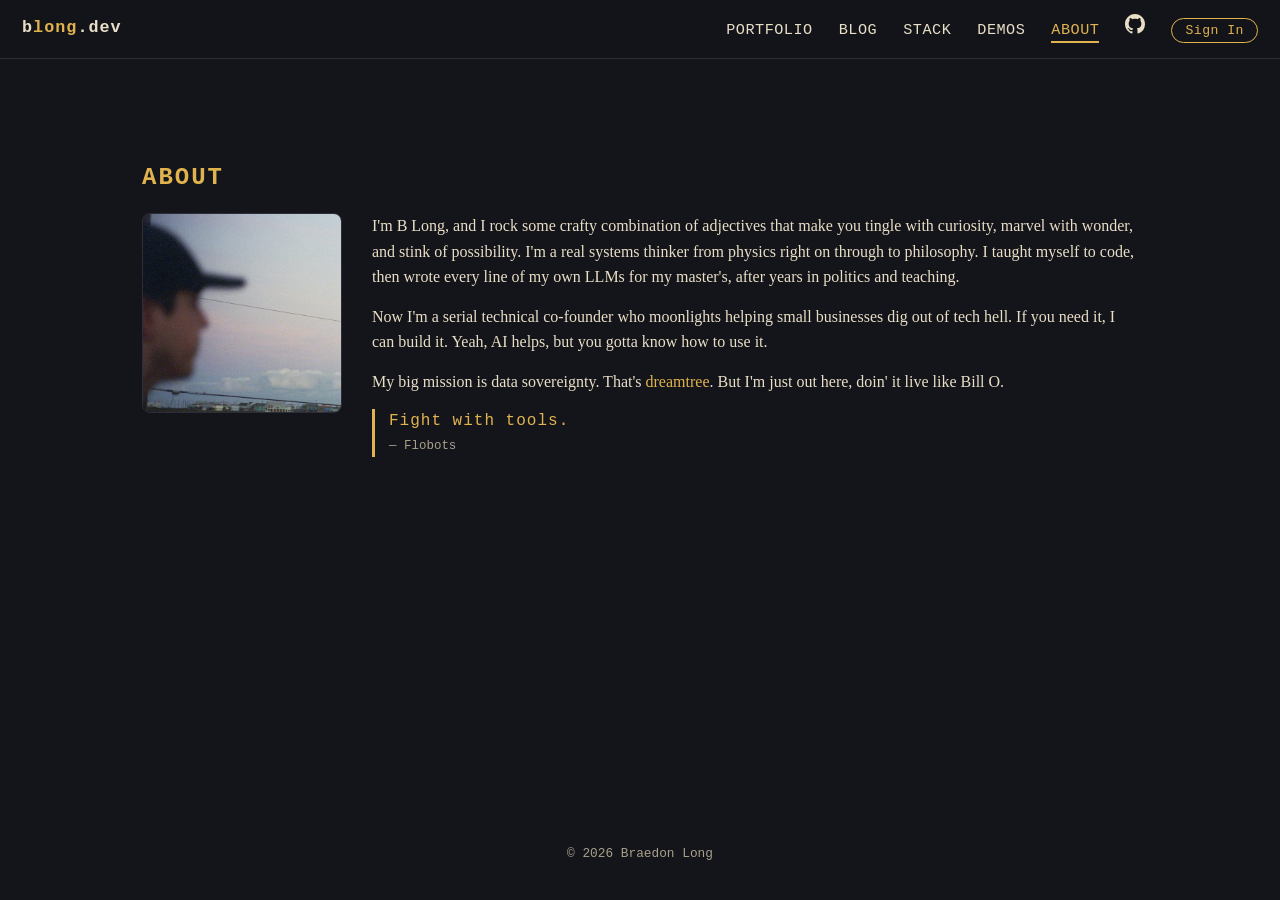
<file: about/index.html>
<!doctype html>
<html lang="en">
<head>
  <meta charset="utf-8">
  <title>About — Braedon Long</title>
  <meta name="viewport" content="width=device-width, initial-scale=1">
  <meta name="description" content="B Long — systems thinker, self-taught engineer, serial technical co-founder. Mission: data sovereignty.">
  <link rel="icon" type="image/svg+xml" href="/favicon.svg">
  <link rel="icon" type="image/png" href="/favicon.png">
  <link rel="apple-touch-icon" href="/apple-touch-icon.png">
  <meta name="theme-color" content="#0a0a0a">
  <link rel="stylesheet" href="/site.css">
  <script src="/site.js" defer></script>
</head>
<body>
  <main>
    <section>
      <div class="page-head"><h2>About</h2></div>
      <div class="about-grid">
        <img src="/assets/portfolio/braedon.jpg" alt="Braedon Long">
        <div>
          <p>I'm B Long, and I rock some crafty combination of adjectives that make you tingle with curiosity, marvel with wonder, and stink of possibility. I'm a real systems thinker from physics right on through to philosophy. I taught myself to code, then wrote every line of my own LLMs for my master's, after years in politics and teaching.</p>
          <p>Now I'm a serial technical co-founder who moonlights helping small businesses dig out of tech hell. If you need it, I can build it. Yeah, AI helps, but you gotta know how to use it.</p>
          <p>My big mission is data sovereignty. That's <a href="https://dreamtree.org" target="_blank" rel="noopener">dreamtree</a>. But I'm just out here, doin' it live like Bill O.</p>
          <p class="creed">Fight with tools.<span>— Flobots</span></p>
        </div>
      </div>
    </section>
  </main>
</body>
</html>
</file>
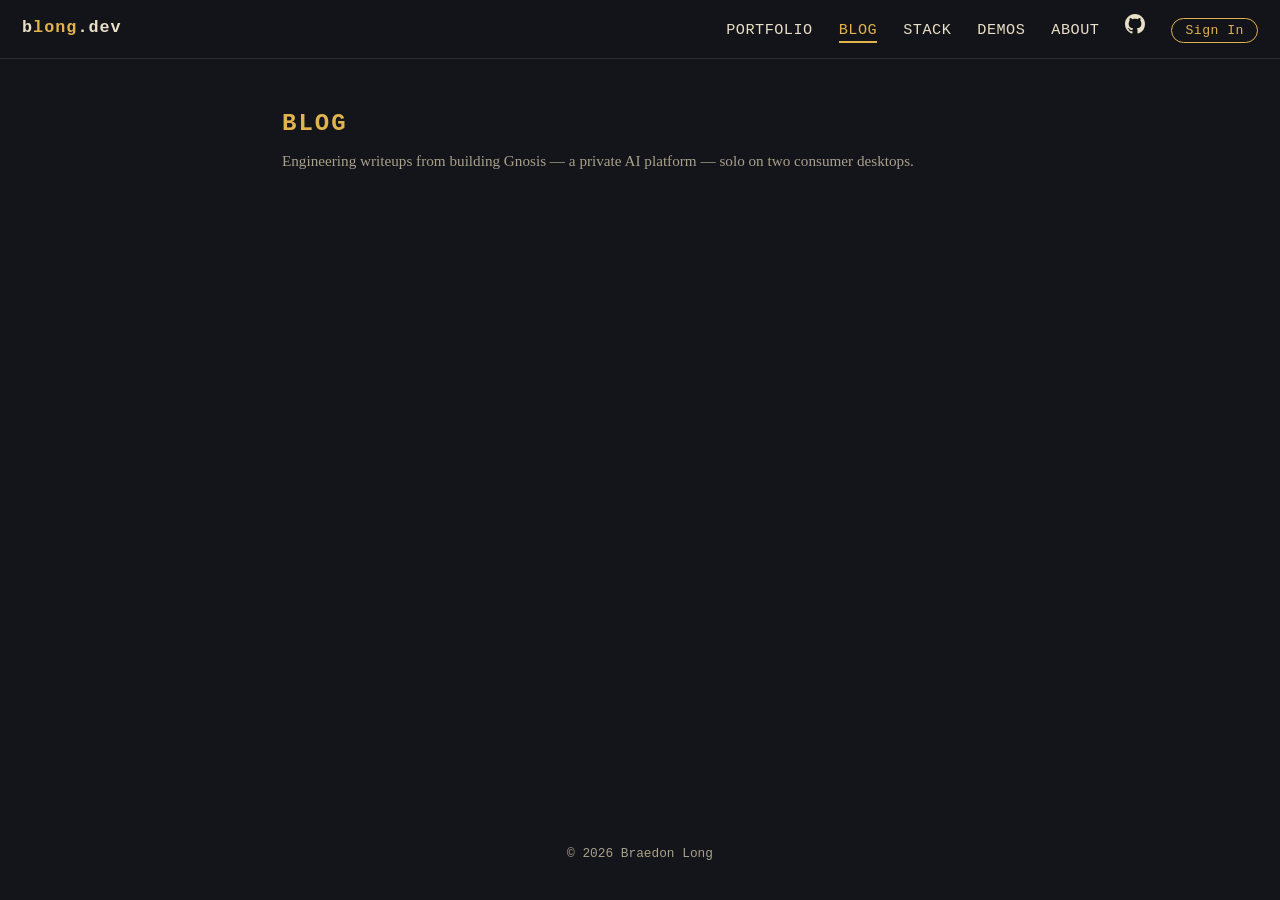
<file: blog/index.html>
<!doctype html>
<html lang="en">
<head>
  <meta charset="utf-8">
  <title>Blog — Braedon Long</title>
  <meta name="viewport" content="width=device-width, initial-scale=1, viewport-fit=cover">
  <meta name="description" content="Engineering writeups from building Gnosis — a private AI platform — solo on two consumer desktops.">
  <link rel="icon" type="image/svg+xml" href="/favicon.svg">
  <link rel="icon" type="image/png" href="/favicon.png">
  <link rel="apple-touch-icon" href="/apple-touch-icon.png">
  <meta name="theme-color" content="#14141b">
  <link rel="stylesheet" href="/site.css">
  <link rel="stylesheet" href="/blog/blog.css">
  <script src="/site.js" defer></script>
</head>
<body>
  <main class="bloglist">
    <h1>blog</h1>
    <p class="lede">Engineering writeups from building Gnosis — a private AI platform — solo on two consumer desktops.</p>

    <ul>

    </ul>
  </main>
</body>
</html>
</file>
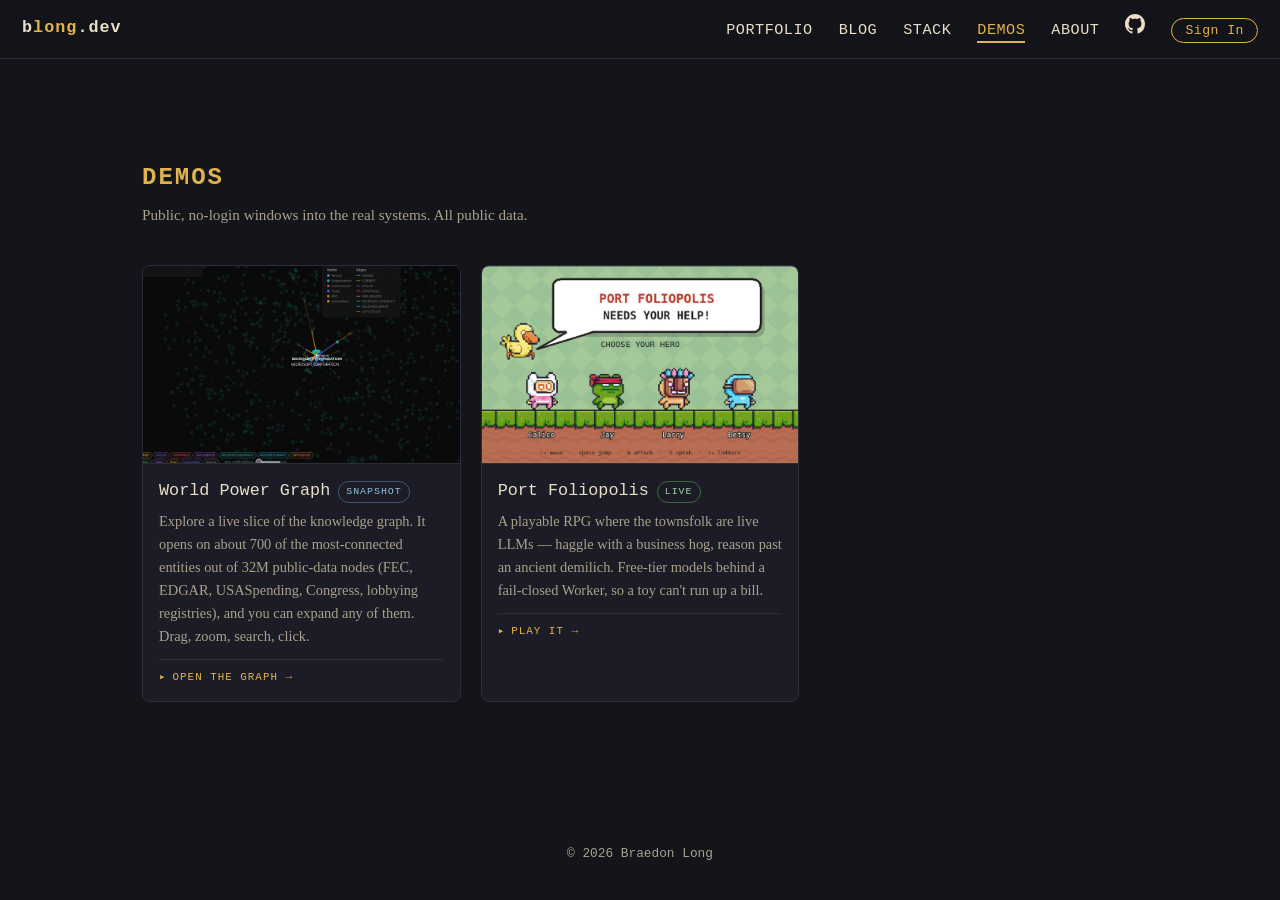
<file: demos/index.html>
<!doctype html>
<html lang="en">
<head>
  <meta charset="utf-8">
  <title>Demos — blong.dev</title>
  <meta name="viewport" content="width=device-width, initial-scale=1">
  <meta name="description" content="Public, no-login windows into the real systems behind the stack.">
  <link rel="icon" type="image/svg+xml" href="/favicon.svg">
  <link rel="icon" type="image/png" href="/favicon.png">
  <link rel="apple-touch-icon" href="/apple-touch-icon.png">
  <meta name="theme-color" content="#0a0a0a">
  <link rel="stylesheet" href="/site.css">
  <script src="/site.js" defer></script>
</head>
<body>
  <main>
    <section>
      <div class="page-head">
        <h2>Demos</h2>
        <p class="section-sub">Public, no-login windows into the real systems. All public data.</p>
      </div>
      <div class="tiles">
        <a class="tile" href="/demos/powergraph" style="text-decoration:none">
          <div class="shot" style="background-image:url('/assets/portfolio/powergraph.jpg')"></div>
          <div class="body"><div class="name">World Power Graph <span class="badge deployed">snapshot</span></div>
            <div class="one">Explore a live slice of the knowledge graph. It opens on about 700 of the most-connected entities out of 32M public-data nodes (FEC, EDGAR, USASpending, Congress, lobbying registries), and you can expand any of them. Drag, zoom, search, click.</div>
            <div class="card-cue">open the graph →</div></div>
        </a>
        <a class="tile" href="/demos/port-foliopolis" style="text-decoration:none">
          <div class="shot" style="background-image:url('/assets/portfolio/portfoliopolis.jpg')"></div>
          <div class="body"><div class="name">Port Foliopolis <span class="badge live">live</span></div>
            <div class="one">A playable RPG where the townsfolk are live LLMs — haggle with a business hog, reason past an ancient demilich. Free-tier models behind a fail-closed Worker, so a toy can't run up a bill.</div>
            <div class="card-cue">play it →</div></div>
        </a>
      </div>
    </section>
  </main>
</body>
</html>
</file>
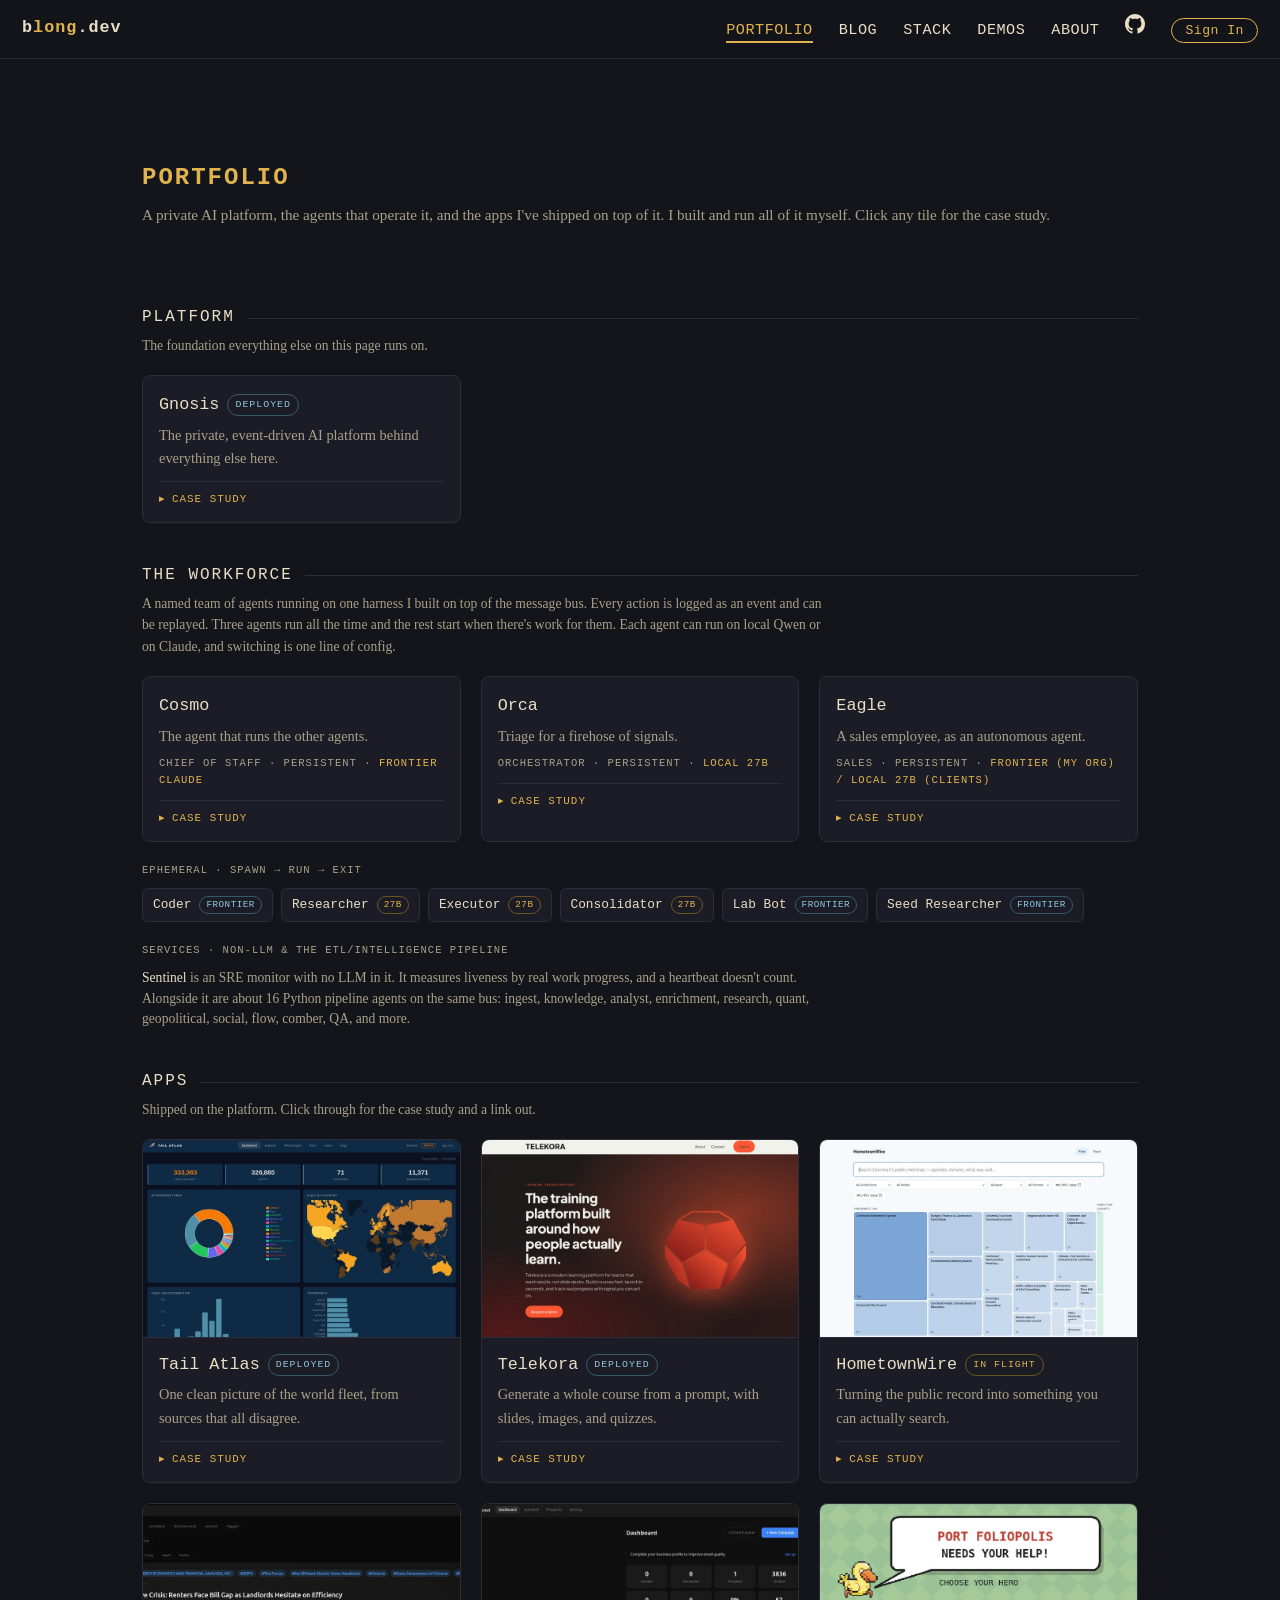
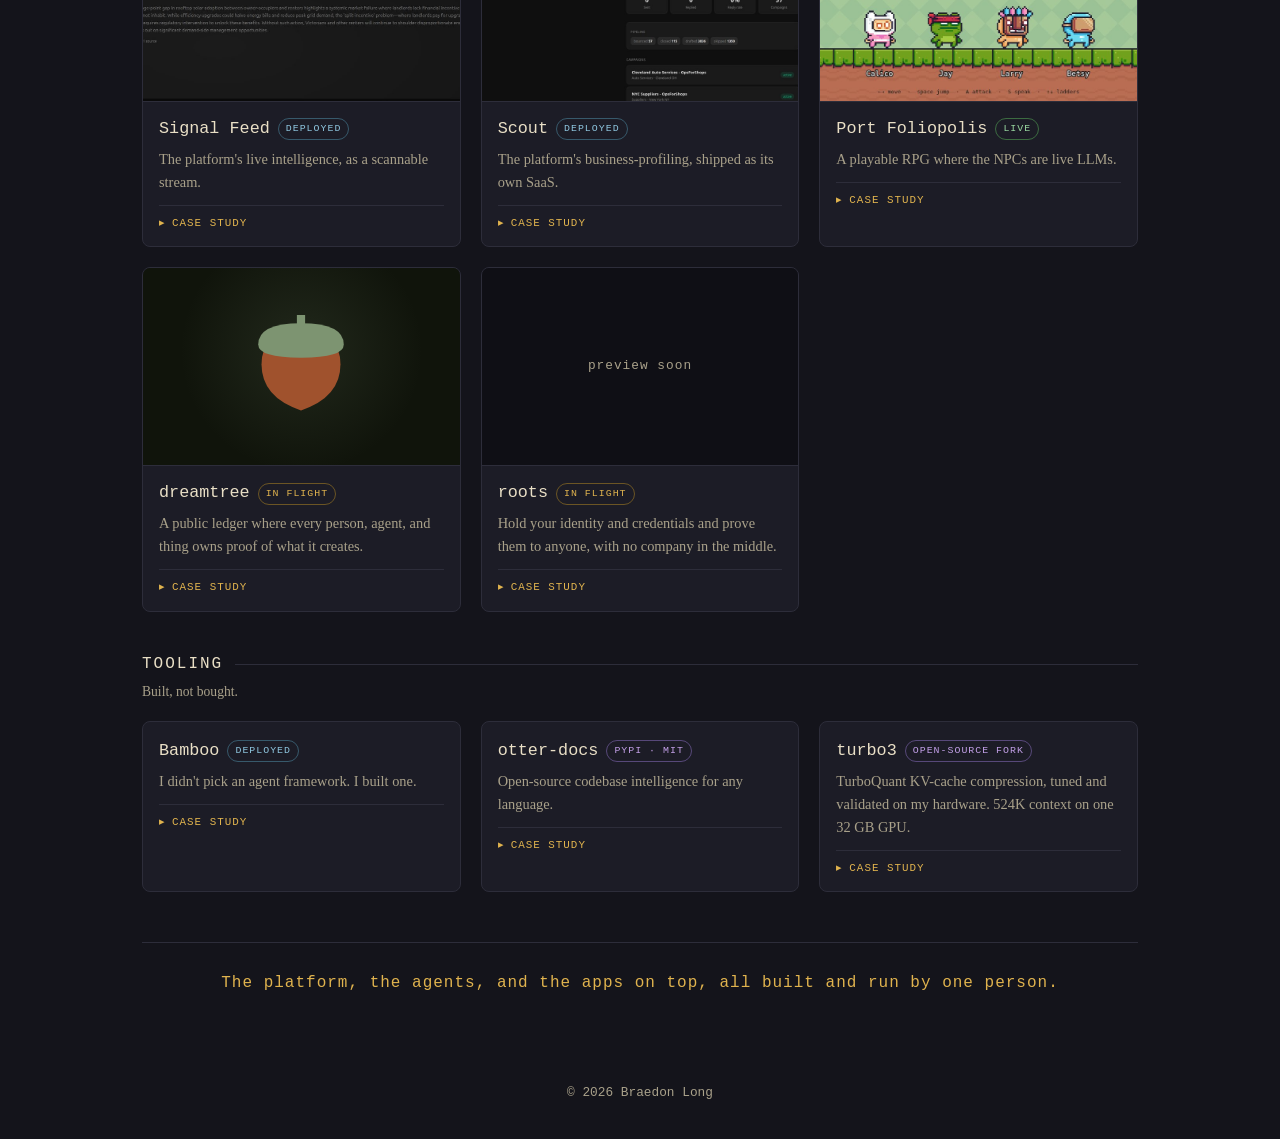
<file: portfolio/index.html>
<!doctype html>
<html lang="en">
<head>
  <meta charset="utf-8">
  <title>Portfolio — Braedon Long</title>
  <meta name="viewport" content="width=device-width, initial-scale=1">
  <meta name="description" content="A private AI platform, the autonomous workforce that runs it, and the apps shipped on top — built and operated solo.">
  <link rel="icon" type="image/svg+xml" href="/favicon.svg">
  <link rel="icon" type="image/png" href="/favicon.png">
  <link rel="apple-touch-icon" href="/apple-touch-icon.png">
  <meta name="theme-color" content="#0a0a0a">
  <link rel="stylesheet" href="/site.css">
  <script src="/site.js" defer></script>
</head>
<body>
  <main>
    <section>
      <div class="page-head">
        <h2>Portfolio</h2>
        <p class="section-sub">A private AI platform, the agents that operate it, and the apps I've shipped on top of it. I built and run all of it myself. Click any tile for the case study.</p>
      </div>

      <!-- ===== Band 1 — Platform ===== -->
      <div class="band">
        <div class="band-head">Platform</div>
        <p class="band-sub">The foundation everything else on this page runs on.</p>
        <div class="tiles">
          <div class="tile concept">
            <div class="body">
              <div class="name">Gnosis <span class="badge deployed">deployed</span></div>
              <div class="one">The private, event-driven AI platform behind everything else here.</div>
              <div class="card-cue">case study</div>
              <div class="case-body" hidden>
                <p><b>What it does</b> Public and private data comes in through an ingestion layer and lands in a knowledge graph and a time-series warehouse. A layer of autonomous agents works over that data and sends results to a live dashboard.</p>
                <p><b>The infrastructure flex</b> Go services move work across a message bus. Agents never call each other directly, so <strong>every agent action is an event I can audit</strong>. Behind the bus are Postgres, Neo4j, Elasticsearch, and Redis, and about 4,900 automated tests. It all runs on <strong>two consumer desktops connected by a 10 GbE link</strong>. Most of the intelligence runs on local models, so the high-volume work doesn't cost me per token.</p>
                <p><b>How it's operated</b> I set the direction and the platform does the rest. 25 agents and 67 services keep it running without me in the loop day to day.</p>
              </div>
            </div>
          </div>
        </div>
      </div>

      <!-- ===== Band 2 — The workforce ===== -->
      <div class="band">
        <div class="band-head">The workforce</div>
        <p class="band-sub">A named team of agents running on one harness I built on top of the message bus. Every action is logged as an event and can be replayed. Three agents run all the time and the rest start when there's work for them. Each agent can run on local Qwen or on Claude, and switching is one line of config.</p>
        <div class="tiles">
          <div class="tile concept">
            <div class="body">
              <div class="name">Cosmo</div>
              <div class="one">The agent that runs the other agents.</div>
              <div class="role">Chief of staff · persistent · <b>frontier Claude</b></div>
              <div class="card-cue">case study</div>
              <div class="case-body" hidden>
                <p><b>What it does</b> A persistent chief-of-staff agent. It triages what reaches me, delegates to specialist agents, and keeps a running memory of decisions and procedures so context survives from one day to the next.</p>
                <p><b>How it runs</b> On a frontier Claude model, because this seat needs the best judgment I can get. It has dozens of tools, including the filesystem, the knowledge graph, memory, and task and kanban management. Every action it takes is logged as a bus event.</p>
                <p><b>The design call</b> It's the one agent I actually talk to, and it runs the rest. With a frontier model and durable memory, it's how one person keeps track of 25 agents.</p>
              </div>
            </div>
          </div>
          <div class="tile concept">
            <div class="body">
              <div class="name">Orca</div>
              <div class="one">Triage for a firehose of signals.</div>
              <div class="role">Orchestrator · persistent · <b>local 27B</b></div>
              <div class="card-cue">case study</div>
              <div class="case-body" hidden>
                <p><b>What it does</b> It sits between the raw event bus and Cosmo. In real time it decides what's noise, what needs escalating, and what should become work, and then it dispatches the work.</p>
                <p><b>How it runs</b> A deterministic supervisor that makes its triage call on the local 27B model, which is cheap and always on. Durability sweeps make sure nothing stalls without me knowing.</p>
                <p><b>The design call</b> It's rate-capped and deduplicated, and it has a degraded-mode brake. An orchestrator that can dispatch work can also flood the system, so I built it to <strong>fail safe</strong>.</p>
              </div>
            </div>
          </div>
          <div class="tile concept">
            <div class="body">
              <div class="name">Eagle</div>
              <div class="one">A sales employee, as an autonomous agent.</div>
              <div class="role">Sales · persistent · <b>frontier (my org) / local 27B (clients)</b></div>
              <div class="card-cue">case study</div>
              <div class="case-body" hidden>
                <p><b>What it does</b> It builds business profiles, manages an outreach pipeline, and runs briefings. It's the engine behind the Scout app.</p>
                <p><b>How it runs</b> It's split by tenant. My own org runs on a frontier backend in a dedicated Agent SDK container, and client orgs run on the local 27B. It's the same agent either way, switched by one line of config.</p>
                <p><b>The design call</b> The agent returns typed JSON and code does the writes. Nothing depends on the model calling a tool correctly.</p>
              </div>
            </div>
          </div>
        </div>

        <div class="roster">
          <div class="roster-group">
            <div class="roster-label">Ephemeral · spawn → run → exit</div>
            <ul class="roster-list">
              <li>Coder <span class="fr">frontier</span></li>
              <li>Researcher <span class="lo">27B</span></li>
              <li>Executor <span class="lo">27B</span></li>
              <li>Consolidator <span class="lo">27B</span></li>
              <li>Lab&nbsp;Bot <span class="fr">frontier</span></li>
              <li>Seed&nbsp;Researcher <span class="fr">frontier</span></li>
            </ul>
          </div>
          <div class="roster-group">
            <div class="roster-label">Services · non-LLM &amp; the ETL/intelligence pipeline</div>
            <p class="roster-note"><b>Sentinel</b> is an SRE monitor with no LLM in it. It measures liveness by real work progress, and a heartbeat doesn't count. Alongside it are about 16 Python pipeline agents on the same bus: ingest, knowledge, analyst, enrichment, research, quant, geopolitical, social, flow, comber, QA, and more.</p>
          </div>
        </div>
      </div>

      <!-- ===== Band 3 — Apps ===== -->
      <div class="band">
        <div class="band-head">Apps</div>
        <p class="band-sub">Shipped on the platform. Click through for the case study and a link out.</p>
        <div class="tiles">
          <div class="tile" data-link="https://tailatlas.com">
            <div class="shot" style="background-image:url('/assets/portfolio/tailatlas.jpg')"></div>
            <div class="body">
              <div class="name">Tail Atlas <span class="badge deployed">deployed</span></div>
              <div class="one">One clean picture of the world fleet, from sources that all disagree.</div>
              <div class="card-cue">case study</div>
              <div class="case-body" hidden>
                <p><b>What it does</b> 323,000 aircraft and 218,000 owners, with 324,000 ownership links between them, served from the edge. The data comes from 55 national aviation registries plus live position data.</p>
                <p><b>The infrastructure flex</b> A React and Hono app on Cloudflare Workers, D1, and R2. It's fast and cheap to run, and it has 548 tests. The volume is manageable. The hard part is that the registries contradict each other on tail numbers, airframes, and type certificates, and they have to <strong>agree with no hand-curation</strong>. Most of the work went into that.</p>
                <p><b>The agent angle</b> A Python pipeline normalizes every registry into Postgres before anything reaches the edge. It runs on the same platform bus as the rest of my projects, and the agents do the reconciliation.</p>
              </div>
            </div>
          </div>
          <div class="tile" data-link="https://telekora.com">
            <div class="shot" style="background-image:url('/assets/portfolio/telekora.jpg')"></div>
            <div class="body">
              <div class="name">Telekora <span class="badge deployed">deployed</span></div>
              <div class="one">Generate a whole course from a prompt, with slides, images, and quizzes.</div>
              <div class="card-cue">case study</div>
              <div class="case-body" hidden>
                <p><b>What it does</b> A multi-tenant B2B learning platform. Each tenant brings their own model and builds full courses from a prompt.</p>
                <p><b>The infrastructure flex</b> Each tenant's LLM keys are <strong>envelope-encrypted in Cloudflare Secrets Store</strong>. Course generation uses forced tool-use against a strict schema, so the output is always valid JSON and I never have to parse free text. It's a Hono API on Cloudflare Workers with D1, R2, and KV. Billing is Stripe, login is Google, and there's a Telegram Mini App front end.</p>
                <p><b>The agent angle</b> Course building runs as its own metered step for each tenant, drawn from a credit pool.</p>
              </div>
            </div>
          </div>
          <div class="tile" data-link="https://hometownwire.com">
            <div class="shot" style="background-image:url('/assets/portfolio/hometownwire.jpg')"></div>
            <div class="body">
              <div class="name">HometownWire <span class="badge flight">in&nbsp;flight</span></div>
              <div class="one">Turning the public record into something you can actually search.</div>
              <div class="card-cue">case study</div>
              <div class="case-body" hidden>
                <p><b>What it does</b> Council meetings, votes, and transcripts with the speakers labeled, all searchable and readable.</p>
                <p><b>The infrastructure flex</b> A React and Hono app on Cloudflare Workers, with the civic records in D1.</p>
                <p><b>The agent angle</b> The data comes in through the <strong>same pipeline as everything else I run</strong>, so there's no separate stack to maintain. Finding civic data and giving it structure is the hard part, and the platform already does both.</p>
              </div>
            </div>
          </div>
          <div class="tile">
            <div class="shot" style="background-image:url('/assets/portfolio/feed.jpg')"></div>
            <div class="body">
              <div class="name">Signal Feed <span class="badge deployed">deployed</span></div>
              <div class="one">The platform's live intelligence, as a scannable stream.</div>
              <div class="card-cue">case study</div>
              <div class="case-body" hidden>
                <p><b>What it does</b> Public and private signals, analyzed and turned into a searchable stream of cards. Entities, power flows, and events show up as they're found.</p>
                <p><b>The infrastructure flex</b> Cards are scored, deduplicated, and assembled straight from the knowledge graph and the warehouse. It's the end of the pipeline that a person actually looks at.</p>
                <p><b>The agent angle</b> It's what the two dozen agents produce all day, in a form I can read at a glance.</p>
              </div>
            </div>
          </div>
          <div class="tile">
            <div class="shot" style="background-image:url('/assets/portfolio/scout.jpg')"></div>
            <div class="body">
              <div class="name">Scout <span class="badge deployed">deployed</span></div>
              <div class="one">The platform's business-profiling, shipped as its own SaaS.</div>
              <div class="card-cue">case study</div>
              <div class="case-body" hidden>
                <p><b>What it does</b> A B2B sales-intelligence app for campaigns, leads, and outreach, running on its own domain.</p>
                <p><b>The infrastructure flex</b> Hono + React on Cloudflare Workers and D1.</p>
                <p><b>The agent angle</b> <strong>Eagle</strong> is the engine underneath. I turned an internal agent capability into a product without rebuilding it.</p>
              </div>
            </div>
          </div>
          <div class="tile" data-link="/">
            <div class="shot" style="background-image:url('/assets/portfolio/portfoliopolis.jpg')"></div>
            <div class="body">
              <div class="name">Port Foliopolis <span class="badge live">live</span></div>
              <div class="one">A playable RPG where the NPCs are live LLMs.</div>
              <div class="card-cue">case study</div>
              <div class="case-body" hidden>
                <p><b>What it does</b> Haggle with a business hog or reason your way past an ancient demilich. The dialogue is generated live.</p>
                <p><b>The infrastructure flex</b> Phaser on Cloudflare Pages. The NPC brains run on free-tier models behind a Worker that <strong>holds the keys server-side, caps usage per visitor, and fails closed</strong>, so a toy can never run up a bill.</p>
                <p><b>The angle</b> I built it in about six hours.</p>
              </div>
            </div>
          </div>
          <div class="tile" data-link="https://dreamtree.org">
            <div class="shot" style="background:url('/assets/portfolio/dreamtree-acorn.svg') no-repeat center/auto 52%, radial-gradient(circle at 50% 42%, rgba(125,148,113,.16), transparent 62%), #10140b"></div>
            <div class="body">
              <div class="name">dreamtree <span class="badge flight">in&nbsp;flight</span></div>
              <div class="one">A public ledger where every person, agent, and thing owns proof of what it creates.</div>
              <div class="card-cue">case study</div>
              <div class="case-body" hidden>
                <p><b>What it does</b> A public ledger where anybody, or anything, can hold a permanent record of what it made and prove it. Your data is already yours. dreamtree is how you prove it, and there's no company in the middle who can take that away.</p>
                <p><b>The infrastructure flex</b> It's an L1 built on Cosmos SDK and CometBFT. I wrote a consensus I call <strong>attestation-as-work</strong>, where the network settles a record by attesting to it. Attestations are weighted by reputation, and the decay is asymmetric, so bad actors lose influence over time and good ones gain it. Records carry W3C signatures (eddsa-jcs-2022) and did:webvh identity, so you can <strong>verify them anywhere</strong>.</p>
                <p><b>The build</b> I designed and built the whole stack myself. That's the chain modules (seeds, photons, attestation, reputation, licensing), the off-chain anchoring service, and roots, which is the wallet people actually use. It runs on my own hardware.</p>
              </div>
            </div>
          </div>
          <div class="tile" data-link="https://id.dreamtree.org">
            <div class="shot ph">preview soon</div>
            <div class="body">
              <div class="name">roots <span class="badge flight">in&nbsp;flight</span></div>
              <div class="one">Hold your identity and credentials and prove them to anyone, with no company in the middle.</div>
              <div class="card-cue">case study</div>
              <div class="case-body" hidden>
                <p><b>What it does</b> The wallet side of dreamtree. A person or an organization holds their identity here, along with the verifiable credentials other people issue to them, and can prove any of it to anyone <strong>without the issuer being involved</strong>.</p>
                <p><b>The infrastructure flex</b> A Cloudflare Workers and D1 service that issues W3C Verifiable Credentials with real Data Integrity proofs (eddsa-jcs-2022), serves did:web and did:webvh documents, and puts every read behind consent with a full audit trail. Every record anchors to the dreamtree chain, so tampering shows.</p>
                <p><b>The agent angle</b> An MCP endpoint lets agents verify credentials too. It also implements the CAWG identity-claims-aggregation profile, which covers the credentials that ride inside C2PA content provenance.</p>
              </div>
            </div>
          </div>
        </div>
      </div>

      <!-- ===== Band 4 — Tooling / open source ===== -->
      <div class="band">
        <div class="band-head">Tooling</div>
        <p class="band-sub">Built, not bought.</p>
        <div class="tiles">
          <div class="tile concept">
            <div class="body">
              <div class="name">Bamboo <span class="badge deployed">deployed</span></div>
              <div class="one">I didn't pick an agent framework. I built one.</div>
              <div class="card-cue">case study</div>
              <div class="case-body" hidden>
                <p><b>What it does</b> The runtime under every agent above. It's the harness that gives them tools, memory, dispatch, and isolation.</p>
                <p><b>The infrastructure flex</b> <strong>Every agent action goes through the message bus</strong>, and no agent calls another directly, so the whole system is logged and can be replayed. One line of config moves an agent between local inference and a frontier model. In most cases a new agent is a manifest and a prompt.</p>
                <p><b>Why it matters</b> Persistent, ephemeral, and multi-tenant agents all run on the same runtime. That's how one person can operate 25 agents.</p>
              </div>
            </div>
          </div>
          <div class="tile concept" data-link="https://pypi.org/project/otter-docs/">
            <div class="body">
              <div class="name">otter-docs <span class="badge shipped">PyPI · MIT</span></div>
              <div class="one">Open-source codebase intelligence for any language.</div>
              <div class="card-cue">case study</div>
              <div class="case-body" hidden>
                <p><b>What it does</b> A code-intelligence library that works across languages. It uses tree-sitter ASTs and cross-file symbol resolution, and it generates findings and diffs with an LLM. It writes docs and does senior-dev-style review on any codebase.</p>
                <p><b>The infrastructure flex</b> MIT-licensed, published on PyPI, 391 tests.</p>
                <p><b>The proof</b> <strong>F1 0.854 on a Type-4 semantic-clone benchmark</strong>. That's the hard case, where two functions do the same thing and share no text.</p>
              </div>
            </div>
          </div>
          <div class="tile concept" data-link="https://github.com/Madreag/turbo3-cuda">
            <div class="body">
              <div class="name">turbo3 <span class="badge shipped">open-source fork</span></div>
              <div class="one">TurboQuant KV-cache compression, tuned and validated on my hardware. 524K context on one 32&nbsp;GB GPU.</div>
              <div class="card-cue">case study</div>
              <div class="case-body" hidden>
                <p><b>What it does</b> TurboQuant (ICLR 2026) compresses the llama.cpp KV cache down to <strong>3.5 bits</strong>, so one GPU holds far more context. I run the open-source CUDA implementation.</p>
                <p><b>The infrastructure flex</b> I configured and validated it on Qwen3.5-27B to fit <strong>524K tokens (3 slots × 174K) at ~55 tok/s on a single RTX 5090</strong>. That's a KV cache about 4.6× smaller than FP16. It works because the model is hybrid, and only 16 of 64 layers carry a KV cache worth compressing.</p>
                <p><b>What's mine and what isn't</b> The TurboQuant algorithm is <strong>published research (ICLR 2026, arXiv:2504.19874)</strong>. The CUDA port is the open-source turbo3-cuda fork of llama.cpp. Neither is mine. I configured it, tuned the VRAM, and validated it on Qwen3.5-27B. That gives my agents enough context to digest filings and papers in one pass.</p>
              </div>
            </div>
          </div>
        </div>
      </div>

      <p class="port-closer">The platform, the agents, and the apps on top, all built and run by one person.</p>
    </section>
  </main>

  <!-- case-study overlay -->
  <div class="case-modal" id="case-modal" role="dialog" aria-modal="true" aria-label="case study">
    <div class="case-panel">
      <button class="case-x" type="button" aria-label="close">×</button>
      <h3 class="case-title"></h3>
      <p class="case-sub"></p>
      <div class="case-content"></div>
      <a class="case-visit" rel="noopener" style="display:none"></a>
    </div>
  </div>

  <script>
  (function () {
    var modal = document.getElementById('case-modal');
    if (!modal) return;
    var tEl = modal.querySelector('.case-title'),
        sEl = modal.querySelector('.case-sub'),
        cEl = modal.querySelector('.case-content'),
        vEl = modal.querySelector('.case-visit');
    function host(u) { return u.replace(/^https?:\/\//, '').replace(/\/$/, ''); }
    function open(name, hook, html, link) {
      tEl.textContent = name; sEl.textContent = hook; cEl.innerHTML = html;
      if (link) {
        vEl.href = link;
        vEl.textContent = (link === '/' ? '▶ Play the game' : 'Visit ' + host(link)) + ' →';
        vEl.target = link.charAt(0) === '/' ? '_self' : '_blank';
        vEl.style.display = 'inline-block';
      } else { vEl.style.display = 'none'; }
      modal.classList.add('open'); document.body.style.overflow = 'hidden';
    }
    function close() { modal.classList.remove('open'); document.body.style.overflow = ''; }
    document.querySelectorAll('.tile').forEach(function (tile) {
      tile.addEventListener('click', function () {
        var caseEl = tile.querySelector('.case-body');
        var link = tile.getAttribute('data-link') || '';
        if (caseEl) {
          var nameEl = tile.querySelector('.name');
          var name = nameEl.firstChild.textContent.trim();
          var hookEl = tile.querySelector('.one');
          open(name, hookEl ? hookEl.textContent.trim() : '', caseEl.innerHTML, link);
        } else if (link) {
          if (link.charAt(0) === '/') location.href = link; else window.open(link, '_blank', 'noopener');
        }
      });
    });
    modal.addEventListener('click', function (e) { if (e.target === modal) close(); });
    modal.querySelector('.case-x').addEventListener('click', function (e) { e.stopPropagation(); close(); });
    document.addEventListener('keydown', function (e) { if (e.key === 'Escape') close(); });
  })();
  </script>
</body>
</html>
</file>
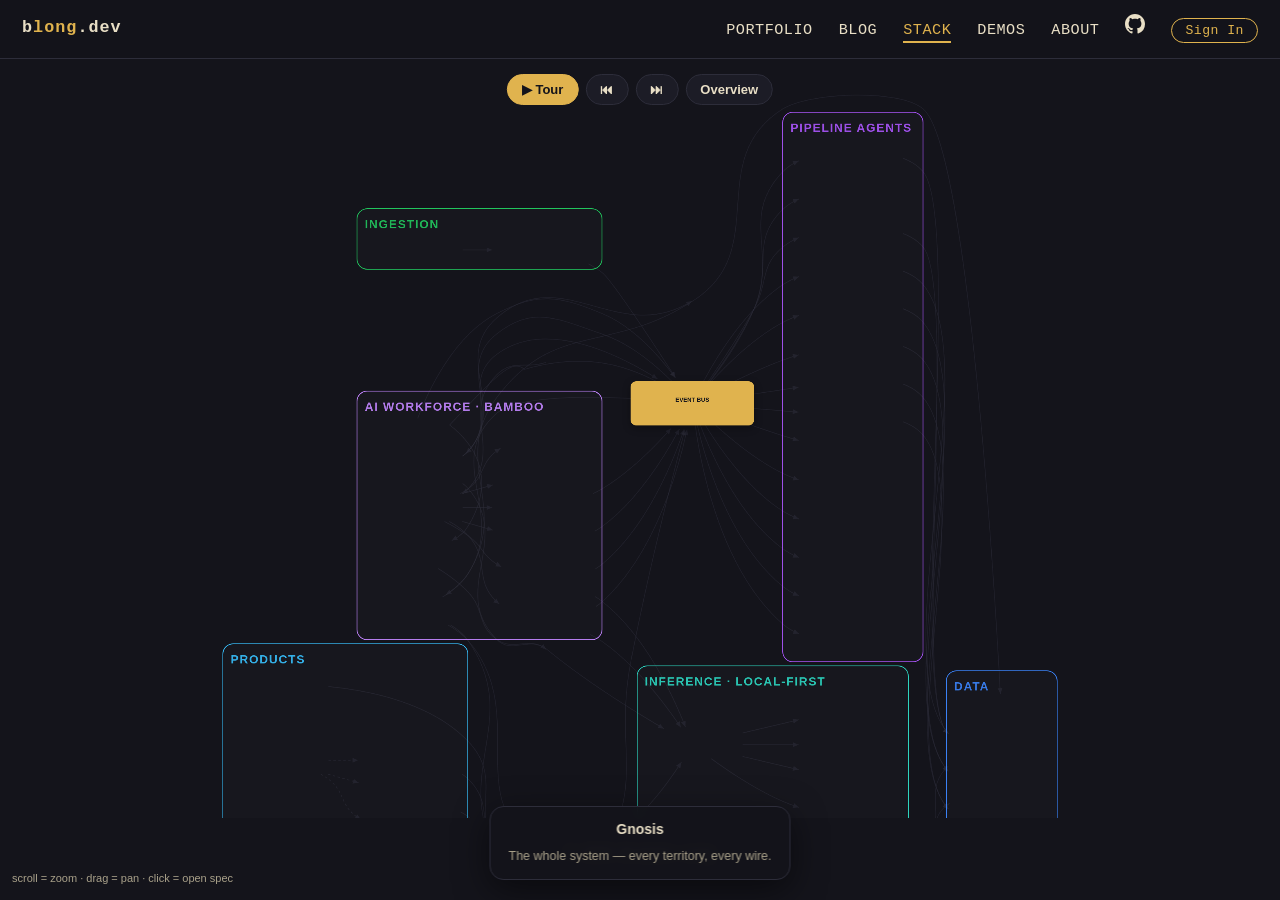
<file: stack/index.html>
<!doctype html>
<html lang="en">
<head>
<meta charset="utf-8">
<title>Gnosis — system map</title>
<meta name="viewport" content="width=device-width, initial-scale=1, maximum-scale=1">
<link rel="icon" type="image/svg+xml" href="/favicon.svg">
<link rel="icon" type="image/png" href="/favicon.png">
<link rel="apple-touch-icon" href="/apple-touch-icon.png">
<meta name="theme-color" content="#14141b">
<link rel="stylesheet" href="/site.css">
<script src="/site.js" defer></script>
<style>
  :root{
    /* Stack palette aligned to the obsidian/parchment site theme.
     * Region colors (ing/pipe/wf/data/inf/surf/prod/bus) carry
     * functional meaning for the system map so they stay vivid —
     * --bus is the only one nudged toward brand gold. */
    --bg:#14141b; --ink:#e9dfc6; --mut:#a9a18a; --line:#2d2d3a;
    --ing:#22c55e; --pipe:#a855f7; --wf:#c084fc; --data:#3b82f6;
    --inf:#2dd4bf; --surf:#818cf8; --prod:#38bdf8; --bus:#e0b34e;
    /* Site-css already defines --obsidian-2 etc; we re-declare the
     * subset the stack chrome reaches for so this file's CSS reads
     * standalone. */
    --obsidian-2:#1c1c26;
  }
  *{box-sizing:border-box}
  /* Body is a flex column so the injected sticky nav stacks above
   * the viewport and #vp claims the remaining height. The dragging
   * overflow scope moves from body to #vp accordingly. */
  html,body{margin:0;background:var(--bg);color:var(--ink);
    font-family:Helvetica,Arial,sans-serif;-webkit-user-select:none;user-select:none}
  html,body{height:100vh}
  body{display:flex;flex-direction:column}
  #vp{flex:1;position:relative;overflow:hidden;cursor:grab}
  #vp.drag{cursor:grabbing}
  #world{position:absolute;top:0;left:0;transform-origin:0 0;will-change:transform}
  svg#edges{position:absolute;top:0;left:0;overflow:visible}
  .edge{fill:none;stroke:var(--line);stroke-width:2;opacity:.5}
  .edge.hl{stroke:#fff;opacity:1;stroke-width:3}
  .hit{fill:none;stroke:transparent;stroke-width:18;cursor:pointer;pointer-events:stroke}
  .region{position:absolute;border:2px solid;border-radius:26px;background:rgba(255,255,255,.015)}
  .rlabel{position:absolute;font-weight:800;letter-spacing:2.5px;text-transform:uppercase;
    font-size:29px;opacity:.92;transition:opacity .4s;pointer-events:none}
  .node{position:absolute;border-radius:14px;color:#fff;padding:10px 13px;cursor:pointer;
    display:flex;flex-direction:column;justify-content:center;border:1px solid rgba(255,255,255,.10);
    box-shadow:0 6px 20px rgba(0,0,0,.35);opacity:0;transition:opacity .35s,outline-color .2s}
  .node .nlabel{font-weight:700;font-size:14.5px;line-height:1.12;pointer-events:none}
  .node .ndetail{font-size:11px;opacity:0;margin-top:3px;transition:opacity .3s;line-height:1.3;color:rgba(255,255,255,.86);pointer-events:none}
  .node.hub{align-items:center;text-align:center;color:var(--bg);border:none;opacity:1}
  .node.hub .ndetail{color:rgba(20,20,27,.8)}
  .node.ext .ndetail{color:var(--mut)}
  .node.sel{outline:3px solid #fff;outline-offset:3px}
  [data-lod="2"] .node,[data-lod="3"] .node,[data-lod="4"] .node{opacity:1}
  [data-lod="3"] .node .ndetail,[data-lod="4"] .node .ndetail{opacity:1}
  [data-lod="3"] .rlabel,[data-lod="4"] .rlabel{opacity:.10}
  /* chrome — fixed positioning is relative to the viewport, not the
   * scroll container, so these still anchor to the visible viewport
   * the same way they did before the flex-column rework. Top offsets
   * stay clear of the ~52 px sticky nav. */
  #ctl{position:fixed;top:74px;left:50%;transform:translateX(-50%);z-index:30;display:flex;gap:7px}
  #ctl button{background:var(--obsidian-2);border:1px solid var(--line);border-radius:999px;padding:7px 14px;
    font-size:13px;cursor:pointer;font-weight:600;color:var(--ink);font-family:inherit}
  #ctl button:hover{background:#26262f}
  #ctl .play{background:var(--bus);color:var(--bg);border-color:var(--bus)}
  #cap{position:fixed;bottom:20px;left:50%;transform:translateX(-50%);z-index:30;max-width:min(640px,92vw);
    text-align:center;background:rgba(20,20,27,.92);backdrop-filter:blur(6px);border:1px solid var(--line);border-radius:14px;
    padding:11px 18px;box-shadow:0 10px 34px rgba(0,0,0,.5)}
  #cap b{display:block;font-size:14px;margin-bottom:2px;color:var(--ink)}
  #cap span{font-size:12.5px;color:var(--mut)}
  #detail{position:fixed;top:128px;right:16px;width:340px;max-height:62vh;overflow:auto;z-index:30;
    background:var(--obsidian-2);border:1px solid var(--line);border-left:5px solid var(--bus);border-radius:14px;
    padding:16px 18px;box-shadow:0 18px 50px rgba(0,0,0,.55);
    opacity:0;transform:translateX(14px);pointer-events:none;transition:opacity .25s,transform .25s}
  #detail.show{opacity:1;transform:none;pointer-events:auto}
  #detail .k{font-size:10px;text-transform:uppercase;letter-spacing:1.6px;color:var(--mut)}
  #detail h4{margin:5px 0 8px;font-size:16px;color:var(--ink);line-height:1.2}
  #detail p{margin:0;font-size:13.5px;line-height:1.55;color:var(--ink)}
  #detail .x{position:absolute;top:10px;right:12px;color:var(--mut);cursor:pointer;font-size:16px}
  #hint{position:fixed;left:12px;bottom:12px;color:var(--mut);font-size:11px;z-index:30}
  @media (hover:none),(max-width:640px){#hint{display:none}}
</style>
</head>
<body>
<div id="ctl"><button class="play" id="play">▶ Tour</button><button id="prev">⏮</button><button id="next">⏭</button><button id="fit">Overview</button></div>
<div id="vp"><div id="world"><svg id="edges"></svg></div></div>
<div id="cap"><b>Gnosis</b><span>Press Tour, or click any node / edge to read its spec.</span></div>
<div id="detail"></div>
<div id="hint">scroll = zoom · drag = pan · click = open spec</div>
<script src="system.js"></script>
<script src="layout.js"></script>
<script>
const SYS=window.SYS, L=window.LAYOUT, WORLD=(L&&L.world)||SYS.world;
const svgNS='http://www.w3.org/2000/svg';
const N={}; SYS.nodes.forEach(n=>N[n.id]=n); const bus=SYS.bus; N[bus.id]=bus;
if(L){ SYS.regions.forEach(rg=>{const b=L.regions[rg.id]; if(b)Object.assign(rg,b);});
       SYS.nodes.concat([bus]).forEach(n=>{const b=L.nodes[n.id]; if(b)Object.assign(n,b);}); }
const ctr=n=>({x:n.x+n.w/2,y:n.y+n.h/2});
const cssvar=c=>getComputedStyle(document.documentElement).getPropertyValue('--'+c).trim();

const world=document.getElementById('world'), svg=document.getElementById('edges'), vp=document.getElementById('vp'), detail=document.getElementById('detail');
world.style.width=WORLD.w+'px'; world.style.height=WORLD.h+'px';
svg.setAttribute('width',WORLD.w); svg.setAttribute('height',WORLD.h);
svg.innerHTML='<defs><marker id="ah" markerWidth="9" markerHeight="9" refX="7" refY="3" orient="auto"><path d="M0,0 L7,3 L0,6 Z" fill="'+cssvar('line')+'"/></marker></defs>';
const edgeEls=[];
SYS.edges.forEach((e,i)=>{ const a=ctr(N[e.a]),b=ctr(N[e.b]); e.mid={x:(a.x+b.x)/2,y:(a.y+b.y)/2};
  const d=(L&&L.edgePaths&&L.edgePaths[e.a+'>'+e.b])||('M'+a.x+','+a.y+' L'+b.x+','+b.y);
  const ln=document.createElementNS(svgNS,'path'); ln.setAttribute('d',d); ln.setAttribute('class','edge');
  if(e.dotted)ln.setAttribute('stroke-dasharray','6 6'); ln.setAttribute('marker-end','url(#ah)'); svg.appendChild(ln); edgeEls[i]=ln;
  const hit=document.createElementNS(svgNS,'path'); hit.setAttribute('d',d); hit.setAttribute('class','hit');
  hit.addEventListener('click',ev=>{ev.stopPropagation();selectEdge(i);}); svg.appendChild(hit);
});
SYS.regions.forEach(rg=>{ const c=cssvar(rg.cls);
  const d=document.createElement('div'); d.className='region'; d.style.cssText=`left:${rg.x}px;top:${rg.y}px;width:${rg.w}px;height:${rg.h}px;border-color:${c}`; world.appendChild(d);
  const l=document.createElement('div'); l.className='rlabel'; l.textContent=rg.label; l.style.cssText=`left:${rg.x+20}px;top:${rg.y+16}px;color:${c}`; world.appendChild(l);
});
function nodeEl(n,fill,hub){ const d=document.createElement('div'); d.className='node'+(hub?' hub':''); d.id='n-'+n.id;
  d.style.cssText=`left:${n.x}px;top:${n.y}px;width:${n.w}px;height:${n.h}px;background:${fill}`+(hub?';font-size:17px':'');
  if(n.ext){d.classList.add('ext');d.style.background='rgba(233,223,198,.05)';d.style.border='2px dashed '+fill;d.style.color='var(--ink)';}
  d.innerHTML=`<div class="nlabel">${n.label}</div><div class="ndetail">${n.detail||''}</div>`;
  d.addEventListener('click',ev=>{ev.stopPropagation();selectNode(n.id);}); world.appendChild(d);
}
SYS.regions.forEach(rg=>{ const c=cssvar(rg.cls); SYS.nodes.filter(n=>n.r===rg.id).forEach(n=>nodeEl(n,c,false)); });
nodeEl(bus, cssvar('bus'), true);

// camera
let cam={s:1,x:0,y:0}, anim=null, selNode=null, selEdge=-1;
function lod(){const s=cam.s; world.dataset.lod = s<0.45?1 : s<1.0?2 : s<2.2?3 : 4;}
function apply(){ world.style.transform=`translate(${cam.x}px,${cam.y}px) scale(${cam.s})`; lod(); }
const ease=t=>t<.5?4*t*t*t:1-Math.pow(-2*t+2,3)/2;
function flyTo(rect,pad=0.82,ms=950){ const W=vp.clientWidth,H=vp.clientHeight;
  const ts=Math.min(W/rect.w,H/rect.h)*pad, tx=W/2-(rect.x+rect.w/2)*ts, ty=H/2-(rect.y+rect.h/2)*ts;
  const f={...cam},t0=performance.now(); if(anim)cancelAnimationFrame(anim);
  (function st(now){const k=Math.min(1,(now-t0)/ms),e=ease(k);
    cam.s=f.s+(ts-f.s)*e;cam.x=f.x+(tx-f.x)*e;cam.y=f.y+(ty-f.y)*e;apply();
    if(k<1)anim=requestAnimationFrame(st);})(t0);
}
const around=(c,half)=>({x:c.x-half,y:c.y-half,w:half*2,h:half*2});

// ── detail panel ──
function highlight(node,edge){
  if(selNode){const el=document.getElementById('n-'+selNode);if(el)el.classList.remove('sel');}
  if(selEdge>=0&&edgeEls[selEdge])edgeEls[selEdge].classList.remove('hl');
  selNode=node||null; selEdge=(edge==null?-1:edge);
  if(selNode){const el=document.getElementById('n-'+selNode);if(el)el.classList.add('sel');}
  if(selEdge>=0&&edgeEls[selEdge])edgeEls[selEdge].classList.add('hl');
}
function clearDetail(){ detail.classList.remove('show'); highlight(null,null); }
function detailNode(id){ const n=N[id]; if(!n)return; highlight(id,null);
  detail.innerHTML=`<span class="x" onclick="clearDetail()">✕</span><div class="k">node</div><h4>${n.label}</h4><p>${n.spec}</p>`; detail.classList.add('show'); }
function detailEdge(i){ const e=SYS.edges[i]; if(!e)return; highlight(null,i);
  detail.innerHTML=`<span class="x" onclick="clearDetail()">✕</span><div class="k">edge · connects</div><h4>${N[e.a].label} → ${N[e.b].label}</h4><p>${e.spec}</p>`; detail.classList.add('show'); }
function selectNode(id){ const n=N[id]; flyTo(around(ctr(n),Math.max(n.w,300)),0.6); detailNode(id); }
function selectEdge(i){ const e=SYS.edges[i]; flyTo(around(e.mid,280),0.7); detailEdge(i); }
window.clearDetail=clearDetail;

// ── tour ──
const blurb={ing:"113 source configs pull the public record onto the bus.",
  pipe:"Agents that build the knowledge graph + warehouse off the bus.",
  data:"Graph, warehouse, board, search, cache, identity.",
  wf:"The AI workforce — Cosmo runs it via the board; workers spawn per card.",
  inf:"Local-first: 9B for tasks, 27B (524K) for agents, Claude for the hard 5%.",
  surf:"The gateway and the private operator dashboard.",
  prod:"What ships on top."};
function rrect(rg){return {x:rg.x,y:rg.y,w:rg.w,h:rg.h};}
const RG={}; SYS.regions.forEach(r=>RG[r.id]=r);
const okIdx=SYS.edges.findIndex(e=>e.a==='orca'&&e.b==='kanban');
const FRAMES=[
  {rect:{x:0,y:0,w:WORLD.w,h:WORLD.h},pad:.92,b:"Gnosis",s:"The whole system — every territory, every wire."},
  {rect:rrect(RG.ing),pad:.8,b:"Ingestion",s:blurb.ing},
  {rect:around(ctr(bus),340),pad:.8,b:"The event bus",s:"The spine — every action an event, no agent-to-agent calls."},
  {rect:rrect(RG.pipe),pad:.85,b:"Pipeline agents",s:blurb.pipe},
  {rect:rrect(RG.data),pad:.82,b:"Data",s:blurb.data},
  {rect:rrect(RG.wf),pad:.85,b:"AI Workforce",s:blurb.wf},
  {rect:around(ctr(N.cosmo),320),pad:.55,b:"Cosmo — the brief",s:"Click any tile for its dossier; here's the chief of staff.",node:"cosmo"},
  {rect:around(SYS.edges[okIdx].mid,280),pad:.7,b:"An edge, in full",s:"Click any edge for what it connects + why.",edge:okIdx},
  {rect:rrect(RG.inf),pad:.82,b:"Inference",s:blurb.inf},
  {rect:rrect(RG.surf),pad:.8,b:"Surfaces",s:blurb.surf},
  {rect:rrect(RG.prod),pad:.82,b:"Products",s:blurb.prod},
  {rect:{x:0,y:0,w:WORLD.w,h:WORLD.h},pad:.92,b:"All of it",s:"Every node and every edge has a spec — click anything to read it."},
];
let fi=-1, tour=null;
function go(i){fi=(i+FRAMES.length)%FRAMES.length; const f=FRAMES[fi];
  document.querySelector('#cap b').textContent=f.b; document.querySelector('#cap span').textContent=f.s;
  flyTo(f.rect,f.pad);
  if(f.node)detailNode(f.node); else if(f.edge!=null)detailEdge(f.edge); else clearDetail();}
function stopTour(){if(tour){clearInterval(tour);tour=null;document.getElementById('play').textContent='▶ Tour';}}
document.getElementById('play').onclick=()=>{ if(tour){stopTour();return;}
  document.getElementById('play').textContent='⏸ Stop'; go(0);
  tour=setInterval(()=>{ if(fi>=FRAMES.length-1){stopTour();return;} go(fi+1); },4600); };
document.getElementById('next').onclick=()=>{stopTour();go(fi+1);};
document.getElementById('prev').onclick=()=>{stopTour();go(fi-1);};
document.getElementById('fit').onclick=()=>{stopTour();go(0);};
addEventListener('keydown',e=>{if(e.key==='ArrowRight'){stopTour();go(fi+1);}if(e.key==='ArrowLeft'){stopTour();go(fi-1);}if(e.key==='Escape')clearDetail();});

// free roam — no pointer capture (so clicks land on nodes/edges)
vp.addEventListener('wheel',e=>{e.preventDefault();stopTour();
  const r=vp.getBoundingClientRect(),px=e.clientX-r.left,py=e.clientY-r.top,f=e.deltaY<0?1.18:1/1.18;
  const ns=Math.max(.12,Math.min(28,cam.s*f));
  cam.x=px-((px-cam.x)/cam.s)*ns; cam.y=py-((py-cam.y)/cam.s)*ns; cam.s=ns; apply();
},{passive:false});
let drag=null, moved=false;
vp.addEventListener('pointerdown',e=>{drag={x:e.clientX,y:e.clientY};moved=false;vp.classList.add('drag');});
vp.addEventListener('pointermove',e=>{if(!drag)return; if(Math.abs(e.clientX-drag.x)+Math.abs(e.clientY-drag.y)>3){moved=true;stopTour();}
  cam.x+=e.clientX-drag.x;cam.y+=e.clientY-drag.y;drag={x:e.clientX,y:e.clientY};apply();});
vp.addEventListener('pointerup',()=>{drag=null;vp.classList.remove('drag');});
vp.addEventListener('click',()=>{ if(!moved) clearDetail(); });  // background click clears

go(0);
</script>
</body>
</html>
</file>
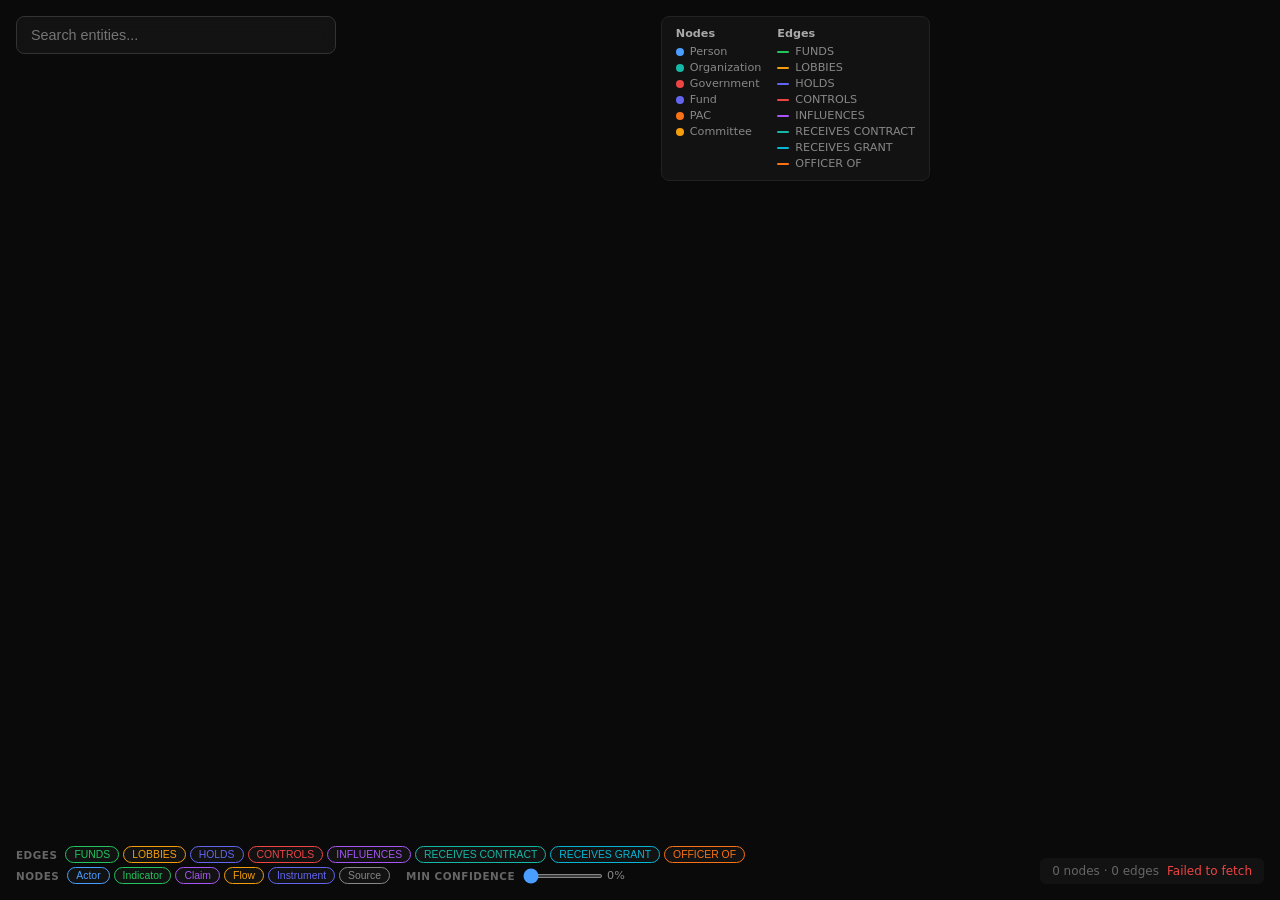
<file: demos/powergraph/index.html>
<!doctype html>
<html lang="en">
  <head>
    <meta charset="UTF-8" />
    <meta name="viewport" content="width=device-width, initial-scale=1.0" />
    <title>Power Flow Map</title>
    <!-- site favicons (absolute: this page ships under /demos/powergraph/) -->
    <link rel="icon" href="/favicon.svg" type="image/svg+xml" />
    <link rel="icon" href="/favicon.png" type="image/png" />
    <link rel="apple-touch-icon" href="/apple-touch-icon.png" />
    <meta name="description" content="Live power-flow map of the Gnosis knowledge graph — funding, lobbying, control and influence edges across 12M+ entities." />
    <script type="module" crossorigin src="./assets/public-map-C_XGmjeK.js"></script>
    <link rel="stylesheet" crossorigin href="./assets/public-map-B3iHZxev.css">
  </head>
  <body>
    <div id="root" style="position:fixed;inset:0"></div>
  </body>
</html>
</file>
<file: site.css>
/* blong.dev — shared site styles (obsidian + parchment).
   Loaded by every page; nav + footer are injected by site.js. */
:root{
  --obsidian:#14141b; --obsidian-2:#1c1c26; --line:#2d2d3a;
  --parchment:#e9dfc6; --parchment-dim:#a9a18a; --gold:#e0b34e;
  --red:#e0502a; --blue:#3f78d8; --green:#3fae74;
}
*{box-sizing:border-box;}
html{scroll-behavior:smooth;}
body{margin:0;background:var(--obsidian);color:var(--parchment);
  font-family:Georgia,'Times New Roman',serif;line-height:1.6;
  min-height:100vh;display:flex;flex-direction:column;}
a{color:var(--gold);text-decoration:none;}
a:hover{text-decoration:underline;}
h1,h2,h3,nav,.mono,.badge,.brand{font-family:'Courier New',monospace;}

/* ===== nav (injected by site.js) ===== */
nav{position:sticky;top:0;z-index:50;display:flex;align-items:center;justify-content:space-between;
  padding:14px 22px;background:rgba(20,20,27,.92);backdrop-filter:blur(6px);border-bottom:1px solid var(--line);}
.brand{font-weight:bold;font-size:1.05rem;color:var(--parchment);letter-spacing:1px;}
.brand b{color:var(--gold);}
.nav-links a{color:var(--parchment);margin-left:26px;font-size:.95rem;letter-spacing:.5px;text-transform:uppercase;}
.nav-links a:hover{color:var(--gold);text-decoration:none;}
.nav-links a.active{color:var(--gold);border-bottom:2px solid var(--gold);padding-bottom:2px;}
.nav-links a.signin{border:1px solid var(--gold);color:var(--gold);padding:4px 13px;border-radius:99px;font-size:.82rem;text-transform:none;}
.nav-links a.signin:hover{background:var(--gold);color:var(--obsidian);text-decoration:none;}
.nav-links a.gh-link{display:inline-flex;align-items:center;padding:0;}
.nav-links a.gh-link svg{fill:var(--parchment);display:block;}
.nav-links a.gh-link:hover svg{fill:var(--gold);}
.nav-toggle{display:none;background:none;border:none;color:var(--parchment);font-size:1.5rem;line-height:1;cursor:pointer;padding:0 2px;font-family:inherit;}
.nav-toggle:hover{color:var(--gold);}

main{flex:1;width:100%;max-width:1040px;margin:0 auto;padding:0 22px;}
section{padding:54px 0;border-bottom:1px solid var(--line);}
section:last-of-type{border-bottom:none;}
h2{font-size:1.5rem;color:var(--gold);margin:0 0 6px;letter-spacing:2px;text-transform:uppercase;}
.section-sub{color:var(--parchment-dim);margin:0 0 28px;font-size:.95rem;}
.page-head{padding:46px 0 10px;}

/* ===== Home: the Gameboy ===== */
/* The device is one fixed-aspect unit; its size is the largest box that fits
   both 84vh tall and 94vw wide (capped), so it spans phone -> desktop cleanly. */
.gb-stage{display:flex;flex-direction:column;align-items:center;justify-content:center;
  flex:1;padding:14px 12px 8px;}
.gb{
  position:relative;
  aspect-ratio:2 / 3;
  height:min(86vh, 94vw * 3 / 2, 600px);
  background:linear-gradient(157deg,#26262f,#15151c 72%);
  border:1px solid #34343f;
  border-radius:18px 18px 64px 18px;
  box-shadow:0 18px 50px rgba(0,0,0,.55), inset 0 1px 0 rgba(255,255,255,.06);
  padding:2.4% 3.2% 2.8%;
  display:flex;flex-direction:column;
  font-family:'Courier New',monospace;
  user-select:none;-webkit-user-select:none;
}
.gb-top{display:flex;align-items:center;gap:7px;color:var(--parchment-dim);
  font-size:.58rem;letter-spacing:1.5px;text-transform:uppercase;padding:0 2% 1%;}
.gb-led{width:7px;height:7px;border-radius:50%;background:var(--red);box-shadow:0 0 6px var(--red);}
.gb-top .grille{margin-left:auto;display:flex;gap:3px;}
.gb-top .grille i{display:block;width:2px;height:9px;background:#2d2d3a;border-radius:2px;}

.gb-screen-frame{background:#0b0b11;border:1px solid #2d2d3a;
  border-radius:7px 7px 18px 7px;padding:2.4%;box-shadow:inset 0 1px 4px rgba(0,0,0,.5);}
#game{position:relative;width:100%;aspect-ratio:5 / 3;background:#000;border-radius:3px;overflow:hidden;
  box-shadow:0 0 0 1px #000;}
/* absolute so the canvas's intrinsic size never feeds back up and inflates the device */
#game canvas{image-rendering:pixelated;display:block;position:absolute;top:0;left:0;}
.gb-brand{text-align:center;color:var(--gold);font-weight:bold;letter-spacing:2px;
  font-size:clamp(.7rem,2.4vw,1rem);margin:2.6% 0 1%;}
.gb-brand b{color:var(--parchment);}

/* controls: d-pad bottom-left, face buttons bottom-right (offset triangle) */
.gb-controls{position:relative;flex:1;min-height:0;touch-action:none;}
.gb-dpad{position:absolute;left:3%;top:50%;transform:translateY(-50%);width:37%;aspect-ratio:1;}
.gb-dpad .bar{position:absolute;background:#2a2a36;border:1px solid #3a3a47;border-radius:5px;}
.gb-dpad .bar.h{top:34%;left:0;width:100%;height:32%;}
.gb-dpad .bar.v{left:34%;top:0;width:32%;height:100%;}
.gb-dpad button{position:absolute;background:transparent;border:none;padding:0;cursor:pointer;
  color:var(--parchment-dim);font-size:.7rem;display:flex;align-items:center;justify-content:center;}
.gb-dpad .d-left{left:0;top:34%;width:35%;height:32%;justify-content:flex-start;padding-left:6%;}
.gb-dpad .d-right{right:0;top:34%;width:35%;height:32%;justify-content:flex-end;padding-right:6%;}
.gb-dpad .d-up{left:34%;top:0;width:32%;height:35%;align-items:flex-start;}
.gb-dpad .d-down{left:34%;bottom:0;width:32%;height:35%;align-items:flex-end;}
.gb-dpad button.pressed ~ .bar,.gb-dpad button:active{color:var(--parchment);}
.gb-dpad .lit{background:#3a3a47 !important;}

.gb-buttons{position:absolute;right:3%;top:50%;transform:translateY(-50%);width:45%;aspect-ratio:1;}
.gb-btn{position:absolute;width:39%;aspect-ratio:1;border-radius:50%;border:none;
  color:#fff;font-weight:bold;font-family:inherit;font-size:clamp(.7rem,2.4vw,1.05rem);
  cursor:pointer;box-shadow:0 3px 0 rgba(0,0,0,.4), inset 0 2px 2px rgba(255,255,255,.25);
  transition:transform .04s, filter .04s;touch-action:none;}
.gb-btn.s{top:0;left:4%;background:var(--green);}     /* green, top-left */
.gb-btn.a{bottom:0;left:4%;background:var(--red);}     /* red,   bottom-left */
.gb-btn.j{top:30.5%;right:0;background:var(--blue);}   /* blue,  apex right */
.gb-btn:active,.gb-btn.pressed{transform:translateY(3px) scale(.93);
  filter:brightness(.82);box-shadow:0 0 0 rgba(0,0,0,.4);}

.gb-hint{color:var(--parchment-dim);font-family:'Courier New',monospace;
  font-size:.78rem;text-align:center;margin:4px 0 18px;padding:0 16px;}
.gb-hint .src{color:var(--gold);}
.gb-hint .hint-key{display:none;}
.gb-hint .hint-touch{display:inline;}

/* ===== github / source link ===== */
.gh{display:flex;align-items:center;gap:16px;max-width:560px;margin:0 auto;
  background:var(--obsidian-2);border:1px solid var(--line);border-radius:8px;padding:18px 22px;color:var(--parchment);}
.gh:hover{border-color:var(--gold);text-decoration:none;}
.gh svg{flex:none;fill:var(--parchment);}
.gh .repo{font-family:'Courier New',monospace;color:var(--gold);}
.gh .blurb{font-size:.9rem;color:var(--parchment-dim);}

/* ===== portfolio / demo tiles ===== */
.tiles{display:grid;grid-template-columns:repeat(auto-fill,minmax(290px,1fr));gap:20px;}
.tile{background:var(--obsidian-2);border:1px solid var(--line);border-radius:8px;overflow:hidden;
  display:flex;flex-direction:column;transition:border-color .15s,transform .15s;cursor:pointer;}
.tile:hover{border-color:var(--gold);transform:translateY(-3px);text-decoration:none;}
.tile .shot{aspect-ratio:16/10;background:#0f0f15 center/cover no-repeat;border-bottom:1px solid var(--line);}
.tile .shot.ph{display:flex;align-items:center;justify-content:center;color:var(--parchment-dim);
  font-family:'Courier New',monospace;font-size:.8rem;letter-spacing:1px;}
.tile .body{padding:14px 16px;}
.tile .name{font-family:'Courier New',monospace;font-size:1.05rem;color:var(--parchment);display:flex;align-items:center;gap:8px;}
.tile .name a{color:var(--parchment);}
.tile .name a:hover{color:var(--gold);}
.tile .one{color:var(--parchment-dim);font-size:.9rem;margin-top:5px;}
.badge{font-size:.62rem;letter-spacing:1px;text-transform:uppercase;padding:2px 7px;border-radius:99px;border:1px solid;}
.badge.live{color:#9ad9a0;border-color:#3c6b41;}
.badge.flight{color:var(--gold);border-color:#6b5524;}
.badge.deployed{color:#8fc7e0;border-color:#37596b;}
.badge.shipped{color:#c3a0e8;border-color:#574879;}

/* portfolio bands + expandable case studies */
.band{margin:40px 0 16px;}
.band:first-of-type{margin-top:12px;}
.band-head{font-family:'Courier New',monospace;color:var(--parchment);font-size:1rem;
  letter-spacing:2px;text-transform:uppercase;margin:0 0 4px;display:flex;align-items:center;gap:12px;}
.band-head::after{content:"";flex:1;height:1px;background:var(--line);}
.band-sub{color:var(--parchment-dim);font-size:.85rem;margin:0 0 18px;max-width:680px;}
.tile .role{font-family:'Courier New',monospace;font-size:.66rem;letter-spacing:1px;
  text-transform:uppercase;color:var(--parchment-dim);margin-top:7px;}
.tile .role b{color:var(--gold);font-weight:normal;}
.tile.concept .body{padding-top:16px;}

/* workforce roster — the agents not given a marquee tile */
.roster{margin:20px 0 4px;display:grid;gap:20px;}
.roster-label{font-family:'Courier New',monospace;font-size:.66rem;letter-spacing:1px;
  text-transform:uppercase;color:var(--parchment-dim);margin-bottom:9px;}
.roster-list{list-style:none;display:flex;flex-wrap:wrap;gap:8px;margin:0;padding:0;}
.roster-list li{background:var(--obsidian-2);border:1px solid var(--line);border-radius:6px;
  padding:6px 10px;font-family:'Courier New',monospace;font-size:.8rem;color:var(--parchment);
  display:flex;align-items:center;gap:8px;}
.roster-list li span{font-size:.58rem;letter-spacing:.5px;text-transform:uppercase;
  border:1px solid var(--line);border-radius:99px;padding:1px 6px;color:var(--parchment-dim);}
.roster-list li span.fr{color:#8fc7e0;border-color:#37596b;}
.roster-list li span.lo{color:var(--gold);border-color:#6b5524;}
.roster-note{color:var(--parchment-dim);font-size:.85rem;line-height:1.5;margin:0;max-width:700px;}
.roster-note b{color:var(--parchment);font-weight:normal;}
.card-cue{margin-top:11px;border-top:1px solid var(--line);padding:9px 0 0;
  font-family:'Courier New',monospace;font-size:.68rem;letter-spacing:1px;text-transform:uppercase;color:var(--gold);}
.card-cue::before{content:"▸";margin-right:6px;}
.tile:hover .card-cue{color:var(--parchment);}

/* case-study overlay — lays over the page so tiles never shift */
.case-modal{position:fixed;inset:0;z-index:60;display:none;align-items:center;justify-content:center;
  background:rgba(10,10,14,.72);padding:20px;}
.case-modal.open{display:flex;}
.case-panel{position:relative;background:var(--obsidian-2);border:1px solid var(--gold);border-radius:10px;
  max-width:560px;width:100%;max-height:82vh;overflow:auto;padding:26px 26px 28px;box-shadow:0 24px 60px rgba(0,0,0,.6);}
.case-x{position:absolute;top:12px;right:12px;width:30px;height:30px;border:none;border-radius:6px;
  background:#2a2a36;color:var(--parchment);font-size:18px;line-height:1;cursor:pointer;font-family:'Courier New',monospace;}
.case-x:hover{background:var(--red);color:#fff;}
.case-title{font-family:'Courier New',monospace;color:var(--gold);font-size:1.3rem;margin:0 34px 2px 0;letter-spacing:1px;}
.case-sub{color:var(--parchment-dim);font-style:italic;font-size:.9rem;margin:0 0 14px;}
.case-content p{color:var(--parchment);font-size:.92rem;line-height:1.55;margin:0 0 14px;}
.case-content p:last-child{margin-bottom:0;}
.case-content p>b:first-child{display:block;color:var(--gold);font-family:'Courier New',monospace;
  font-size:.64rem;letter-spacing:1px;text-transform:uppercase;font-weight:normal;margin-bottom:3px;}
.case-content strong{color:var(--parchment);font-weight:bold;}
.case-visit{display:inline-block;margin-top:18px;font-family:'Courier New',monospace;font-size:.8rem;
  letter-spacing:.5px;color:var(--gold);border:1px solid var(--gold);border-radius:99px;padding:6px 15px;text-decoration:none;}
.case-visit:hover{background:var(--gold);color:var(--obsidian);text-decoration:none;}
.tile .shot.ph a,.tile .shot.ph{color:var(--parchment-dim);text-decoration:none;}
.port-closer{font-family:'Courier New',monospace;color:var(--gold);font-size:1rem;
  letter-spacing:1px;text-align:center;margin:50px 0 6px;padding-top:28px;border-top:1px solid var(--line);}

/* ===== about ===== */
.about-grid{display:grid;grid-template-columns:200px 1fr;gap:30px;align-items:start;}
.about-grid img{width:200px;height:200px;object-fit:cover;border-radius:8px;border:1px solid var(--line);}
.about-grid p{margin:0 0 14px;}
.creed{margin-top:24px;padding-left:14px;border-left:3px solid var(--gold);
  font-family:'Courier New',monospace;color:var(--gold);font-size:1rem;letter-spacing:1px;}
.creed span{display:block;color:var(--parchment-dim);font-size:.78rem;letter-spacing:0;margin-top:3px;}

/* ===== footer (injected by site.js) ===== */
footer{text-align:center;padding:26px 22px 36px;color:var(--parchment-dim);font-family:'Courier New',monospace;font-size:.8rem;}
footer a{color:var(--parchment-dim);}

@media(max-width:620px){
  .about-grid{grid-template-columns:1fr;}
  .about-grid img{width:160px;height:160px;}
  .nav-links a{margin-left:16px;font-size:.85rem;}
  .nav-links a.signin{margin-left:16px;}
  main{padding:0 16px;}
}
@media(max-width:480px){
  nav{padding:11px 14px;}
  .brand{font-size:.95rem;letter-spacing:0;}
}

/* mobile: collapse the nav into a hamburger menu */
@media(max-width:620px){
  .nav-toggle{display:block;}
  .nav-links{
    display:none;position:absolute;top:100%;left:0;right:0;
    flex-direction:column;align-items:stretch;
    background:rgb(20,20,27);border-bottom:1px solid var(--line);
    padding:4px 0;box-shadow:0 14px 30px rgba(0,0,0,.55);
  }
  nav.open .nav-links{display:flex;}
  .nav-links a{margin:0;padding:13px 22px;font-size:.95rem;letter-spacing:1px;border-top:1px solid var(--line);text-transform:uppercase;}
  .nav-links a:first-child{border-top:none;}
  .nav-links a.gh-link{padding:13px 22px;}
  .nav-links a.signin{margin:10px 22px;padding:9px 0;text-align:center;}
}

/* ===== Desktop / mouse: drop the handheld — play the game big with the keyboard. =====
   The Gameboy shell is the touch presentation; a full viewport with a precise
   pointer gets the original near-full-screen game instead. */
@media (min-width:900px) and (hover:hover){
  .gb-stage{padding:22px 16px 10px;}
  .gb{                                   /* unwrap the device shell */
    aspect-ratio:auto;height:auto;width:100%;max-width:100%;
    background:none;border:none;border-radius:0;box-shadow:none;padding:0;display:block;}
  .gb-top,.gb-brand,.gb-controls{display:none;}
  .gb-screen-frame{                      /* simple framed screen, near-full-size */
    width:min(95vw, 86vh * 5 / 3, 1280px);margin:0 auto;
    background:none;border:none;border-radius:0;box-shadow:none;padding:0;}
  #game{border-radius:6px;border:1px solid var(--line);box-shadow:0 16px 44px rgba(0,0,0,.5);}
  .gb-hint .hint-touch{display:none;}
  .gb-hint .hint-key{display:inline;}
}
</file>
<file: blog/blog.css>
/* blong.dev — /blog/ — same aesthetic as /about and /portfolio.
 *
 * Everything visible relies on site.css conventions: Georgia serif
 * body, Courier-New uppercase-letter-spaced headers in --gold,
 * --parchment text on --obsidian, gold links via the site-level
 * `a` rule. This file only adds the prose-column widths, the meta
 * strip, blockquote/code/table styling that prose pages need, and
 * the per-post back link. No new colors, no font swaps, no
 * decorative accents.
 */

/* ── shared column ──────────────────────────────────────── */
.bloglist, .post{max-width:760px;margin:0 auto;padding:46px 22px 64px}

/* ── blog index ─────────────────────────────────────────── */
.bloglist > h1{
  font-family:'Courier New',monospace;
  font-size:1.5rem;color:var(--gold);
  margin:0 0 6px;letter-spacing:2px;text-transform:uppercase;
}
.bloglist > .lede{color:var(--parchment-dim);margin:0 0 32px;font-size:.95rem}
.bloglist ul{list-style:none;padding:0;margin:0}
.bloglist li{padding:32px 0;border-top:1px solid var(--line)}
.bloglist li:first-child{border-top:none;padding-top:0}
.bloglist .meta{
  font-family:'Courier New',monospace;font-size:.78rem;color:var(--parchment-dim);
  text-transform:uppercase;letter-spacing:2px;margin:0 0 8px;
}
.bloglist h2{
  font-family:'Courier New',monospace;font-size:1.15rem;letter-spacing:1px;
  text-transform:uppercase;margin:0 0 10px;line-height:1.3;
}
.bloglist h2 a{color:var(--parchment);text-decoration:none}
.bloglist h2 a:hover{color:var(--gold)}
.bloglist li > p:last-child{margin:0;color:var(--parchment-dim);font-size:1rem;line-height:1.55}

/* ── post page ──────────────────────────────────────────── */
.post .back{
  display:inline-block;
  font-family:'Courier New',monospace;font-size:.78rem;
  color:var(--parchment-dim);text-decoration:none;
  letter-spacing:2px;text-transform:uppercase;
  margin-bottom:30px;
}
.post .back:hover{color:var(--gold)}
.post .meta{
  font-family:'Courier New',monospace;font-size:.78rem;color:var(--parchment-dim);
  text-transform:uppercase;letter-spacing:2px;margin:0 0 12px;
}

.post h1{
  font-family:'Courier New',monospace;color:var(--gold);
  font-size:1.8rem;margin:0 0 28px;letter-spacing:1.5px;
  text-transform:uppercase;line-height:1.25;
}
.post h2{
  font-family:'Courier New',monospace;color:var(--gold);
  font-size:1.25rem;margin:42px 0 14px;letter-spacing:1.5px;
  text-transform:uppercase;
}
.post h3{
  font-family:'Courier New',monospace;font-size:1.05rem;color:var(--parchment);
  margin:32px 0 10px;letter-spacing:1px;text-transform:uppercase;
}
.post h4{
  font-family:'Courier New',monospace;font-size:.9rem;color:var(--parchment);
  margin:24px 0 8px;letter-spacing:1px;text-transform:uppercase;
}

.post p{margin:0 0 18px;line-height:1.65}
.post strong{color:var(--parchment)}
.post hr{border:none;border-top:1px solid var(--line);margin:30px 0}

/* No `.post a` rule — the site-wide `a{color:var(--gold)}` from
 * site.css already covers it, including hover underline. */

.post ul,.post ol{padding-left:22px;margin:0 0 18px}
.post li{margin:6px 0;line-height:1.6}

/* Blockquote mirrors site.css's `.creed` — gold left bar, dim text. */
.post blockquote{
  margin:24px 0;padding:4px 0 4px 14px;
  border-left:3px solid var(--gold);
  color:var(--parchment-dim);font-style:italic;
}
.post blockquote p{margin:0}

/* ── code ──────────────────────────────────────────────── */
.post code{
  font-family:'Courier New',monospace;
  background:var(--obsidian-2);border:1px solid var(--line);border-radius:4px;
  padding:2px 6px;font-size:.9em;color:var(--parchment);
}
.post pre{
  background:var(--obsidian-2);border:1px solid var(--line);border-radius:6px;
  padding:14px 16px;overflow-x:auto;margin:0 0 20px;
  font-size:.9rem;line-height:1.55;
}
.post pre code{background:none;border:none;padding:0;font-size:.9rem}

/* ── tables ────────────────────────────────────────────── */
.post table{border-collapse:collapse;width:100%;margin:18px 0 22px;font-size:.9rem}
.post th,.post td{padding:8px 12px;text-align:left;border-bottom:1px solid var(--line);vertical-align:top}
.post th{
  font-family:'Courier New',monospace;color:var(--parchment-dim);
  text-transform:uppercase;letter-spacing:1.2px;font-size:.78rem;font-weight:bold;
}
.post tr:last-child td{border-bottom:none}

/* ── narrow viewports ──────────────────────────────────── */
@media (max-width:620px){
  .post h1{font-size:1.4rem}
  .post h2{font-size:1.1rem}
  .bloglist > h1{font-size:1.3rem}
  .bloglist h2{font-size:1.05rem}
}
</file>
<file: demos/powergraph/assets/public-map-B3iHZxev.css>
:root{--bg:#0a0a0a;--bg-card:#141414;--bg-card-hover:#1a1a1a;--bg-sheet:#1a1a1a;--bg-overlay:#0009;--bg-break:#0d0d0d;--text:#e8e8e8;--text-muted:#888;--accent:#4a9eff;--accent-dim:#4a9eff26;--anomaly:#ff6b4a;--prediction:#a855f7;--indicator:#22c55e;--border:#222;--radius:12px;--chart-line:#4a9eff;--chart-line-alt:#22c55e;--chart-anomaly:#ff6b4a;--chart-band:#4a9eff1a;--chart-grid:#222;--chart-crosshair:#444}*{box-sizing:border-box;margin:0;padding:0}body{background:var(--bg);color:var(--text);-webkit-font-smoothing:antialiased;height:100dvh;font-family:-apple-system,BlinkMacSystemFont,Segoe UI,system-ui,sans-serif;overflow:hidden}#root{height:100dvh;overflow:hidden}.chat-md p{margin:.4em 0}.chat-md p:first-child{margin-top:0}.chat-md p:last-child{margin-bottom:0}.chat-md ul,.chat-md ol{margin:.4em 0;padding-left:1.4em}.chat-md li{margin:.15em 0}.chat-md h1,.chat-md h2,.chat-md h3,.chat-md h4{margin:.6em 0 .3em;font-size:1em;font-weight:600}.chat-md h1{font-size:1.15em}.chat-md h2{font-size:1.08em}.chat-md code{background:#ffffff14;border-radius:4px;padding:.15em .35em;font-size:.88em}.chat-md pre{background:#0000004d;border-radius:8px;margin:.4em 0;padding:.6em .8em;overflow-x:auto}.chat-md pre code{background:0 0;padding:0;font-size:.85em}.chat-md blockquote{border-left:3px solid var(--accent-dim);color:var(--text-muted);margin:.4em 0;padding-left:.8em}.chat-md a{color:var(--accent);text-decoration:none}.chat-md hr{border:none;border-top:1px solid var(--border);margin:.5em 0}.chat-md strong{font-weight:600}.swipe-feed{scroll-snap-type:y mandatory;scroll-snap-stop:always;scrollbar-width:none;-webkit-overflow-scrolling:touch;height:100dvh;overflow-y:scroll}.swipe-feed::-webkit-scrollbar{display:none}.swipe-card{scroll-snap-align:start;touch-action:manipulation;height:100dvh}@keyframes pulse{0%,to{opacity:.3}50%{opacity:1}}@keyframes blink{0%,49%{opacity:1}50%,to{opacity:0}}.xterm-viewport{touch-action:pan-y!important;-webkit-overflow-scrolling:touch!important}.xterm .xterm-helper-textarea{touch-action:none}.md-body{color:var(--text);word-break:break-word;font-size:14px;line-height:1.7}.md-body h1,.md-body h2,.md-body h3,.md-body h4,.md-body h5,.md-body h6{margin:1.2em 0 .4em;font-weight:700;line-height:1.3}.md-body h1{border-bottom:1px solid var(--border);padding-bottom:.3em;font-size:22px}.md-body h2{border-bottom:1px solid var(--border);padding-bottom:.2em;font-size:18px}.md-body h3{font-size:16px}.md-body h4{font-size:14px}.md-body p{margin:.6em 0}.md-body ul,.md-body ol{margin:.6em 0;padding-left:1.5em}.md-body li{margin:.25em 0}.md-body blockquote{border-left:3px solid var(--accent);color:var(--text-muted);margin:.8em 0;padding:.4em 1em;font-style:italic}.md-body code{background:var(--bg-card);color:var(--accent);border-radius:4px;padding:1px 5px;font-family:ui-monospace,SFMono-Regular,Menlo,monospace;font-size:12px}.md-body pre{background:var(--bg-card);border:1px solid var(--border);border-radius:8px;margin:.8em 0;padding:14px 16px;overflow-x:auto}.md-body pre code{color:var(--text);background:0 0;padding:0;font-size:12px}.md-body hr{border:none;border-top:1px solid var(--border);margin:1.2em 0}.md-body a{color:var(--accent);text-decoration:none}.md-body a:hover{text-decoration:underline}.md-body table{border-collapse:collapse;width:100%;font-size:13px}.md-body th,.md-body td{border:1px solid var(--border);text-align:left;padding:6px 10px}.md-body th{background:var(--bg-card);color:var(--text-muted);font-weight:600}
</file>
